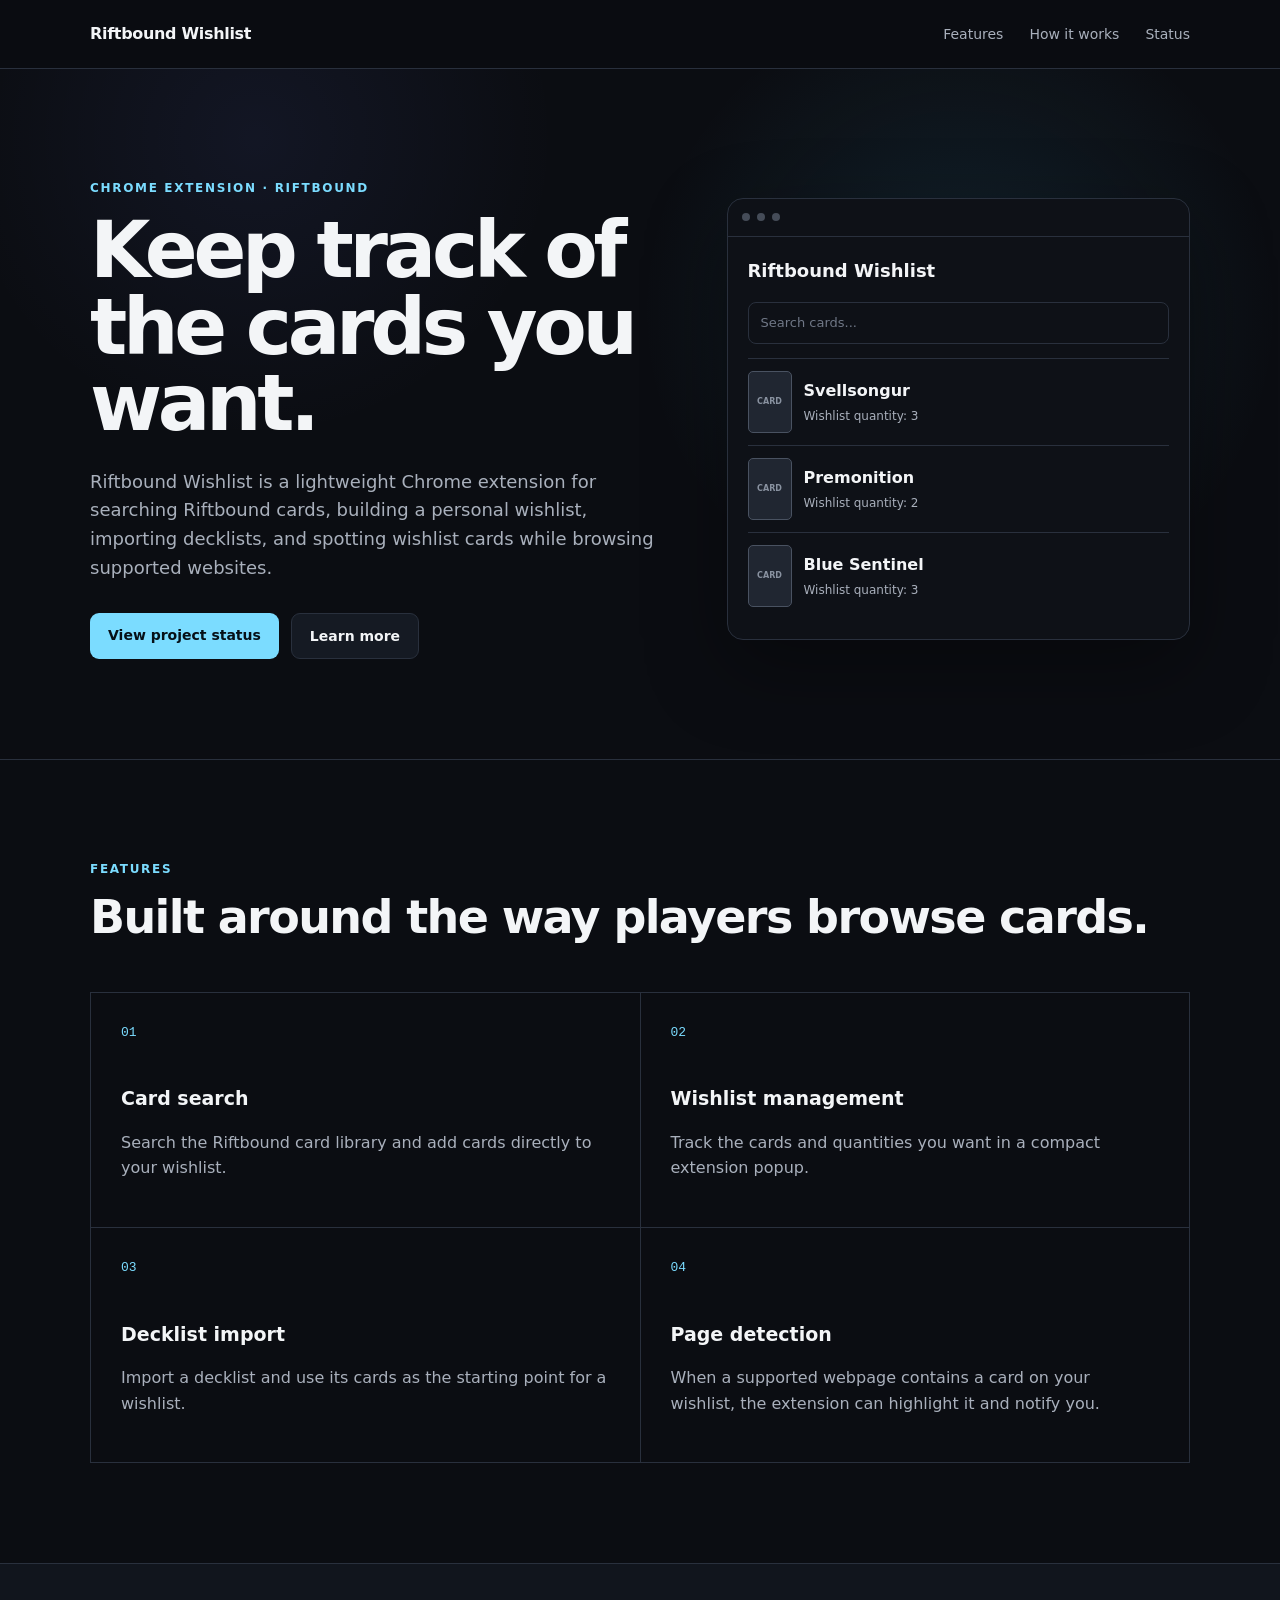
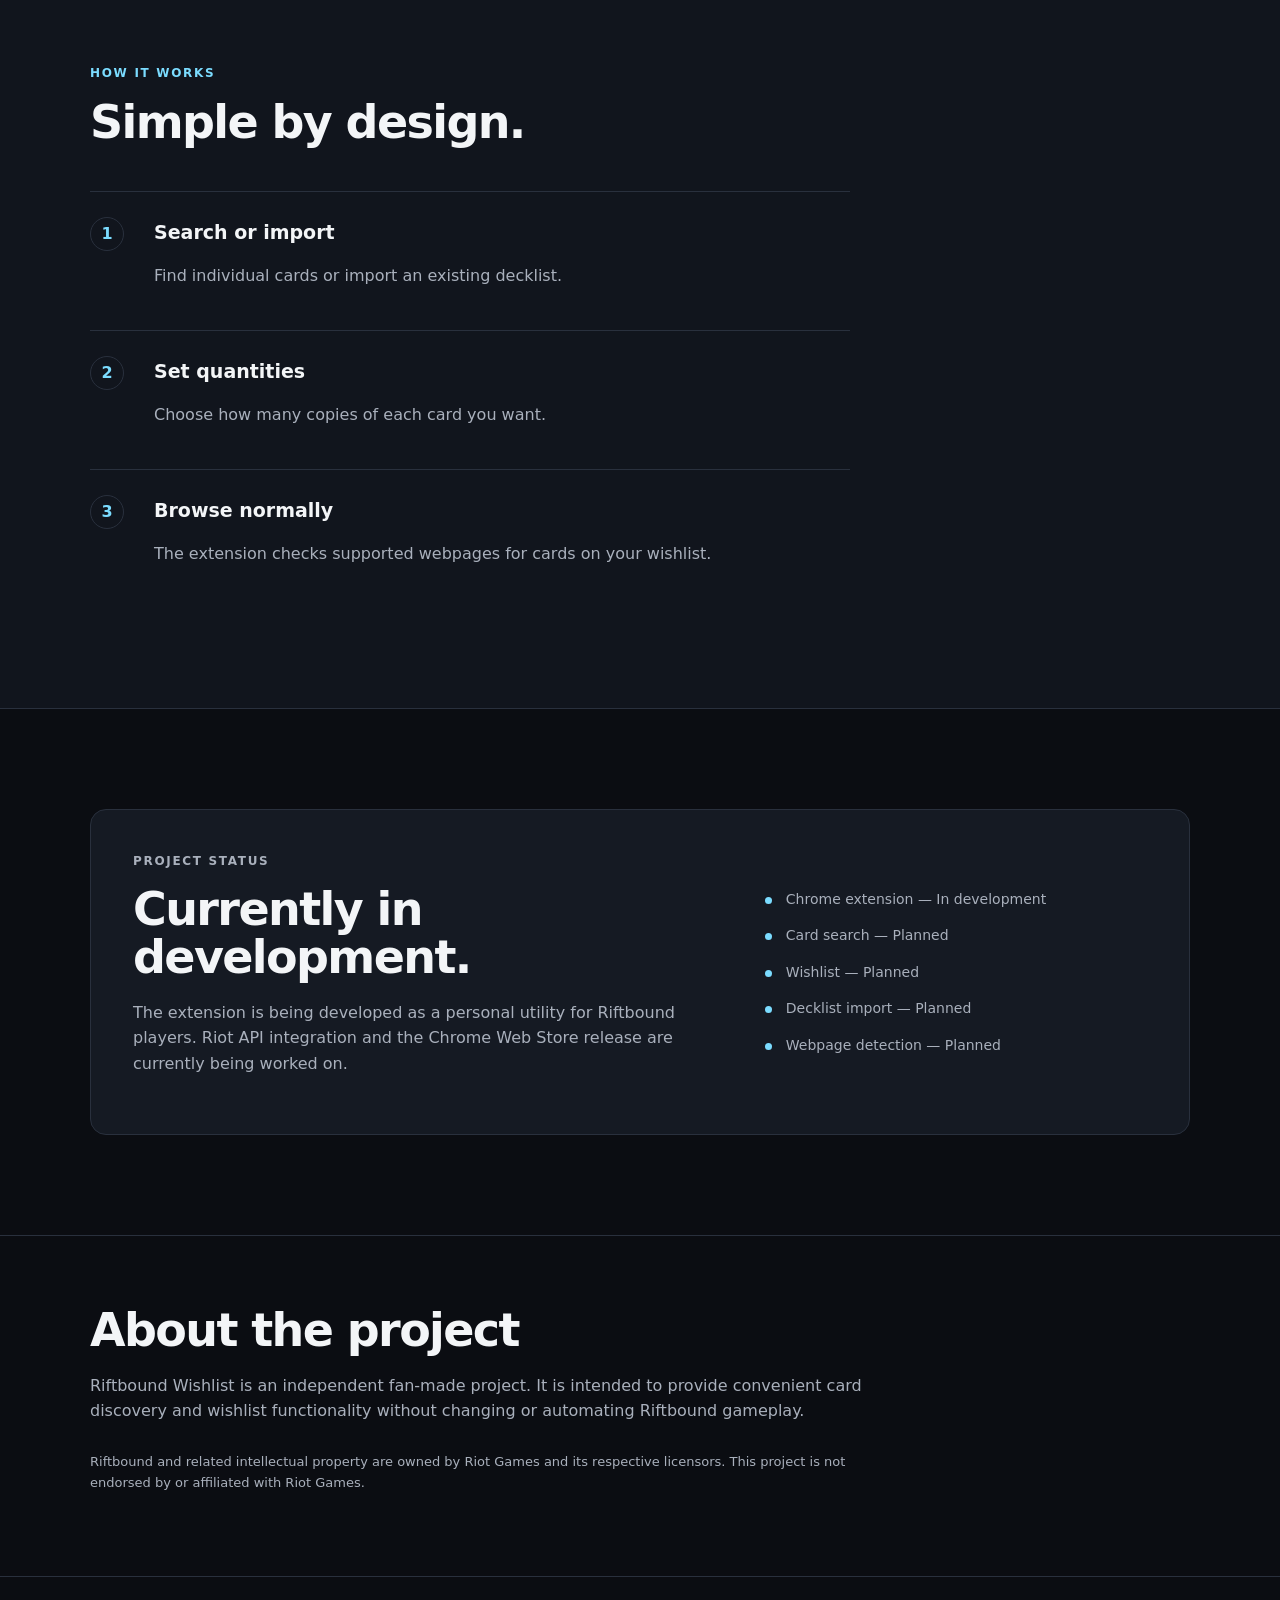
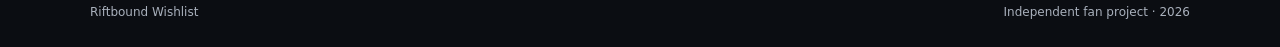
<file: index.html>
<!DOCTYPE html>
<html lang="en">
<head>
    <meta charset="UTF-8">
    <meta name="viewport" content="width=device-width, initial-scale=1.0">
    <meta name="description" content="Riftbound Wishlist is a Chrome extension for managing Riftbound card wishlists, importing decklists, and finding wishlist cards on supported webpages.">
    <title>Riftbound Wishlist</title>
    <link rel="stylesheet" href="styles.css">
</head>
<body>
    <header class="site-header">
        <div class="container nav">
            <a class="brand" href="#top">Riftbound Wishlist</a>
            <nav>
                <a href="#features">Features</a>
                <a href="#how-it-works">How it works</a>
                <a href="#status">Status</a>
            </nav>
        </div>
    </header>

    <main id="top">
        <section class="hero">
            <div class="container hero-grid">
                <div>
                    <p class="eyebrow">CHROME EXTENSION · RIFTBOUND</p>
                    <h1>Keep track of the cards you want.</h1>
                    <p class="hero-text">
                        Riftbound Wishlist is a lightweight Chrome extension for searching Riftbound cards,
                        building a personal wishlist, importing decklists, and spotting wishlist cards while
                        browsing supported websites.
                    </p>

                    <div class="buttons">
                        <a class="button primary" href="#status">View project status</a>
                        <a class="button secondary" href="#features">Learn more</a>
                    </div>
                </div>

                <div class="hero-card">
                    <div class="window-bar">
                        <span></span><span></span><span></span>
                    </div>
                    <div class="mock-popup">
                        <div class="mock-title">Riftbound Wishlist</div>
                        <div class="search-box">Search cards...</div>

                        <div class="wishlist-item">
                            <div class="card-placeholder">CARD</div>
                            <div class="item-info">
                                <strong>Svellsongur</strong>
                                <span>Wishlist quantity: 3</span>
                            </div>
                        </div>

                        <div class="wishlist-item">
                            <div class="card-placeholder">CARD</div>
                            <div class="item-info">
                                <strong>Premonition</strong>
                                <span>Wishlist quantity: 2</span>
                            </div>
                        </div>

                        <div class="wishlist-item">
                            <div class="card-placeholder">CARD</div>
                            <div class="item-info">
                                <strong>Blue Sentinel</strong>
                                <span>Wishlist quantity: 3</span>
                            </div>
                        </div>
                    </div>
                </div>
            </div>
        </section>

        <section id="features" class="section">
            <div class="container">
                <p class="eyebrow">FEATURES</p>
                <h2>Built around the way players browse cards.</h2>

                <div class="feature-grid">
                    <article class="feature">
                        <div class="feature-number">01</div>
                        <h3>Card search</h3>
                        <p>Search the Riftbound card library and add cards directly to your wishlist.</p>
                    </article>

                    <article class="feature">
                        <div class="feature-number">02</div>
                        <h3>Wishlist management</h3>
                        <p>Track the cards and quantities you want in a compact extension popup.</p>
                    </article>

                    <article class="feature">
                        <div class="feature-number">03</div>
                        <h3>Decklist import</h3>
                        <p>Import a decklist and use its cards as the starting point for a wishlist.</p>
                    </article>

                    <article class="feature">
                        <div class="feature-number">04</div>
                        <h3>Page detection</h3>
                        <p>When a supported webpage contains a card on your wishlist, the extension can highlight it and notify you.</p>
                    </article>
                </div>
            </div>
        </section>

        <section id="how-it-works" class="section section-alt">
            <div class="container">
                <p class="eyebrow">HOW IT WORKS</p>
                <h2>Simple by design.</h2>

                <div class="steps">
                    <div class="step">
                        <span>1</span>
                        <div>
                            <h3>Search or import</h3>
                            <p>Find individual cards or import an existing decklist.</p>
                        </div>
                    </div>

                    <div class="step">
                        <span>2</span>
                        <div>
                            <h3>Set quantities</h3>
                            <p>Choose how many copies of each card you want.</p>
                        </div>
                    </div>

                    <div class="step">
                        <span>3</span>
                        <div>
                            <h3>Browse normally</h3>
                            <p>The extension checks supported webpages for cards on your wishlist.</p>
                        </div>
                    </div>
                </div>
            </div>
        </section>

        <section id="status" class="section">
            <div class="container status-card">
                <div>
                    <p class="eyebrow">PROJECT STATUS</p>
                    <h2>Currently in development.</h2>
                    <p>
                        The extension is being developed as a personal utility for Riftbound players.
                        Riot API integration and the Chrome Web Store release are currently being worked on.
                    </p>
                </div>

                <div class="status-list">
                    <div><span class="status-dot"></span> Chrome extension — In development</div>
                    <div><span class="status-dot"></span> Card search — Planned</div>
                    <div><span class="status-dot"></span> Wishlist — Planned</div>
                    <div><span class="status-dot"></span> Decklist import — Planned</div>
                    <div><span class="status-dot"></span> Webpage detection — Planned</div>
                </div>
            </div>
        </section>

        <section class="section section-small">
            <div class="container">
                <div class="developer-note">
                    <h2>About the project</h2>
                    <p>
                        Riftbound Wishlist is an independent fan-made project. It is intended to provide
                        convenient card discovery and wishlist functionality without changing or automating
                        Riftbound gameplay.
                    </p>
                    <p class="disclaimer">
                        Riftbound and related intellectual property are owned by Riot Games and its respective
                        licensors. This project is not endorsed by or affiliated with Riot Games.
                    </p>
                </div>
            </div>
        </section>
    </main>

    <footer>
        <div class="container footer-content">
            <span>Riftbound Wishlist</span>
            <span>Independent fan project · 2026</span>
        </div>
    </footer>
</body>
</html>
</file>
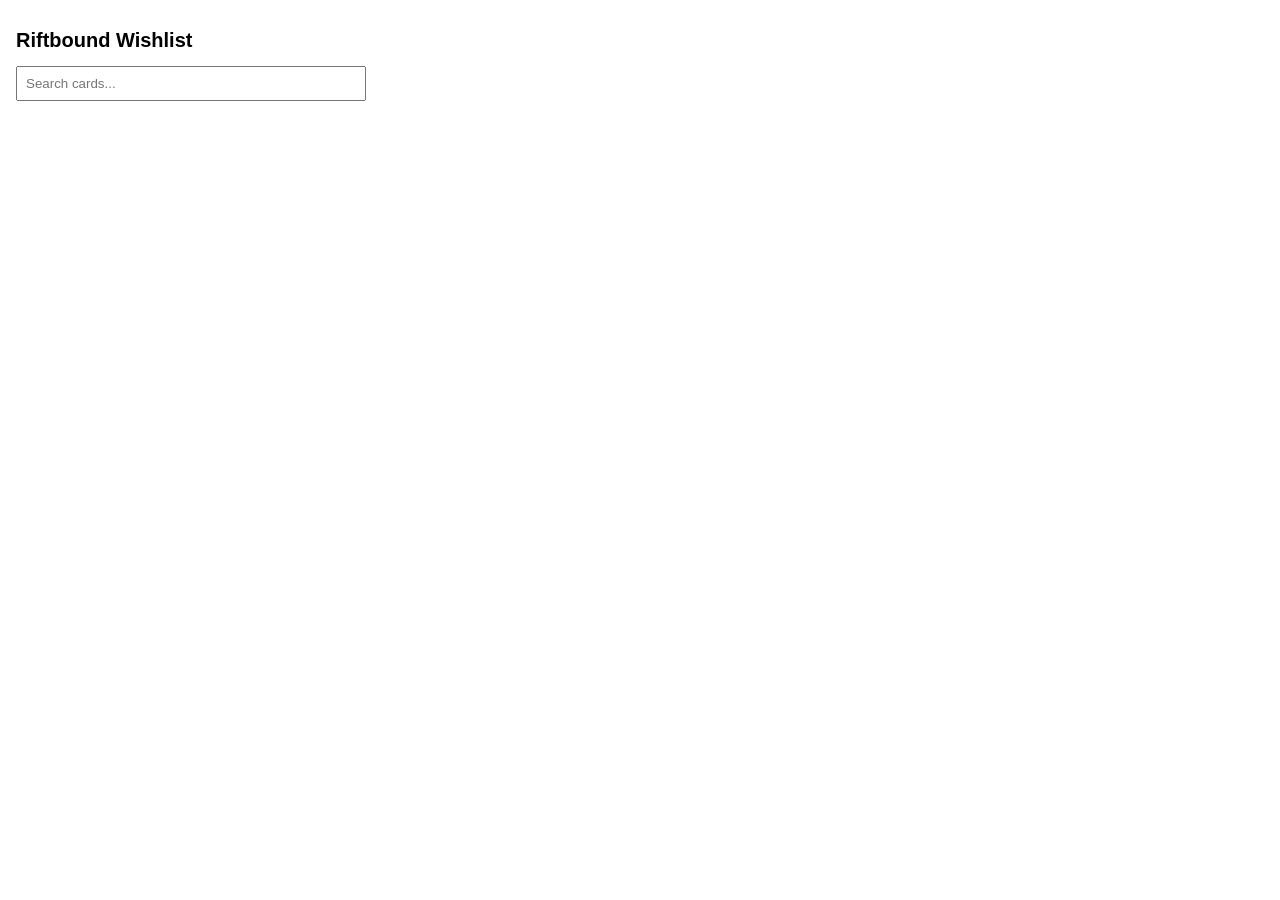
<file: Riftbound Extension/popup/popup.html>
<!DOCTYPE html>
<html>
<head>
    <meta charset="UTF-8">
    <title>Riftbound Wishlist</title>
    <link rel="stylesheet" href="popup.css">
</head>

<body>

    <h1>Riftbound Wishlist</h1>

    <input
        id="search"
        type="text"
        placeholder="Search cards..."
    >

    <div id="card-list"></div>

    <script src="popup.js"></script>

</body>
</html>
</file>
<file: styles.css>
* {
    box-sizing: border-box;
}

:root {
    --bg: #0b0d12;
    --bg-soft: #11151d;
    --panel: #151a23;
    --border: #29303d;
    --text: #f3f5f7;
    --muted: #a9b0bc;
    --accent: #7bdcff;
    --accent-strong: #c5f2ff;
}

html {
    scroll-behavior: smooth;
}

body {
    margin: 0;
    background: var(--bg);
    color: var(--text);
    font-family: Inter, ui-sans-serif, system-ui, -apple-system, BlinkMacSystemFont, "Segoe UI", sans-serif;
    line-height: 1.6;
}

a {
    color: inherit;
    text-decoration: none;
}

.container {
    width: min(1100px, calc(100% - 40px));
    margin: 0 auto;
}

.site-header {
    position: sticky;
    top: 0;
    z-index: 10;
    background: rgba(11, 13, 18, 0.88);
    border-bottom: 1px solid var(--border);
    backdrop-filter: blur(14px);
}

.nav {
    height: 68px;
    display: flex;
    align-items: center;
    justify-content: space-between;
}

.brand {
    font-weight: 750;
    letter-spacing: -0.02em;
}

nav {
    display: flex;
    gap: 26px;
    color: var(--muted);
    font-size: 14px;
}

nav a:hover {
    color: var(--text);
}

.hero {
    padding: 110px 0 100px;
    background:
        radial-gradient(circle at 75% 35%, rgba(72, 190, 235, 0.12), transparent 30%),
        radial-gradient(circle at 20% 10%, rgba(110, 130, 255, 0.08), transparent 25%);
}

.hero-grid {
    display: grid;
    grid-template-columns: 1.1fr 0.9fr;
    gap: 70px;
    align-items: center;
}

.eyebrow {
    margin: 0 0 14px;
    color: var(--accent);
    font-size: 12px;
    font-weight: 800;
    letter-spacing: 0.14em;
}

h1 {
    max-width: 700px;
    margin: 0;
    font-size: clamp(46px, 7vw, 78px);
    line-height: 0.98;
    letter-spacing: -0.055em;
}

h2 {
    margin: 0 0 18px;
    font-size: clamp(30px, 4vw, 46px);
    line-height: 1.05;
    letter-spacing: -0.035em;
}

h3 {
    margin: 0 0 8px;
    font-size: 19px;
}

.hero-text {
    max-width: 650px;
    margin: 26px 0 30px;
    color: var(--muted);
    font-size: 18px;
}

.buttons {
    display: flex;
    flex-wrap: wrap;
    gap: 12px;
}

.button {
    display: inline-block;
    padding: 11px 18px;
    border-radius: 9px;
    font-weight: 700;
    font-size: 14px;
}

.button.primary {
    background: var(--accent);
    color: #061017;
}

.button.secondary {
    border: 1px solid var(--border);
    background: var(--panel);
}

.hero-card {
    border: 1px solid var(--border);
    border-radius: 16px;
    overflow: hidden;
    background: #0e1117;
    box-shadow: 0 28px 80px rgba(0, 0, 0, 0.35);
}

.window-bar {
    height: 38px;
    display: flex;
    align-items: center;
    gap: 7px;
    padding: 0 14px;
    border-bottom: 1px solid var(--border);
}

.window-bar span {
    width: 8px;
    height: 8px;
    border-radius: 50%;
    background: #454c58;
}

.mock-popup {
    padding: 20px;
}

.mock-title {
    margin-bottom: 16px;
    font-size: 18px;
    font-weight: 750;
}

.search-box {
    margin-bottom: 14px;
    padding: 10px 12px;
    border: 1px solid var(--border);
    border-radius: 8px;
    color: #707887;
    font-size: 13px;
}

.wishlist-item {
    display: flex;
    gap: 12px;
    align-items: center;
    padding: 12px 0;
    border-top: 1px solid var(--border);
}

.card-placeholder {
    width: 44px;
    height: 62px;
    display: grid;
    place-items: center;
    flex: 0 0 auto;
    border: 1px solid #495261;
    border-radius: 5px;
    background: #202631;
    color: #8992a0;
    font-size: 8px;
    font-weight: 800;
}

.item-info {
    display: flex;
    flex-direction: column;
    gap: 3px;
}

.item-info span {
    color: var(--muted);
    font-size: 12px;
}

.section {
    padding: 100px 0;
    border-top: 1px solid var(--border);
}

.section-alt {
    background: var(--bg-soft);
}

.feature-grid {
    margin-top: 50px;
    display: grid;
    grid-template-columns: repeat(2, 1fr);
    border-top: 1px solid var(--border);
    border-left: 1px solid var(--border);
}

.feature {
    min-height: 220px;
    padding: 30px;
    border-right: 1px solid var(--border);
    border-bottom: 1px solid var(--border);
}

.feature p,
.step p,
.status-card p,
.developer-note p {
    color: var(--muted);
}

.feature-number {
    margin-bottom: 40px;
    color: var(--accent);
    font-family: ui-monospace, SFMono-Regular, Menlo, monospace;
    font-size: 13px;
}

.steps {
    margin-top: 45px;
    max-width: 760px;
}

.step {
    display: grid;
    grid-template-columns: 42px 1fr;
    gap: 22px;
    padding: 25px 0;
    border-top: 1px solid var(--border);
}

.step > span {
    width: 34px;
    height: 34px;
    display: grid;
    place-items: center;
    border: 1px solid var(--border);
    border-radius: 50%;
    color: var(--accent);
    font-weight: 700;
}

.status-card {
    display: grid;
    grid-template-columns: 1.2fr 0.8fr;
    gap: 60px;
    padding: 42px;
    border: 1px solid var(--border);
    border-radius: 16px;
    background: var(--panel);
}

.status-list {
    display: flex;
    flex-direction: column;
    justify-content: center;
    gap: 14px;
    color: var(--muted);
    font-size: 14px;
}

.status-dot {
    display: inline-block;
    width: 7px;
    height: 7px;
    margin-right: 9px;
    border-radius: 50%;
    background: var(--accent);
}

.section-small {
    padding: 70px 0;
}

.developer-note {
    max-width: 780px;
}

.disclaimer {
    padding-top: 12px;
    font-size: 13px;
}

footer {
    border-top: 1px solid var(--border);
    color: var(--muted);
    font-size: 12px;
}

.footer-content {
    min-height: 70px;
    display: flex;
    align-items: center;
    justify-content: space-between;
    gap: 20px;
}

@media (max-width: 800px) {
    nav {
        display: none;
    }

    .hero {
        padding-top: 70px;
    }

    .hero-grid,
    .status-card {
        grid-template-columns: 1fr;
    }

    .feature-grid {
        grid-template-columns: 1fr;
    }

    .status-card {
        gap: 30px;
    }

    .footer-content {
        flex-direction: column;
        align-items: flex-start;
        justify-content: center;
        padding: 20px 0;
    }
}
</file>
<file: Riftbound Extension/popup/popup.css>
body {
    width: 350px;
    min-height: 400px;
    margin: 0;
    padding: 16px;

    font-family: Arial, sans-serif;
}

h1 {
    font-size: 20px;
}

#search {
    width: 100%;
    box-sizing: border-box;
    padding: 8px;
    margin-bottom: 12px;
}

.card {
    display: flex;
    align-items: center;
    gap: 10px;

    padding: 8px;
    border-bottom: 1px solid #ddd;
}

.card img {
    width: 50px;
}
</file>
